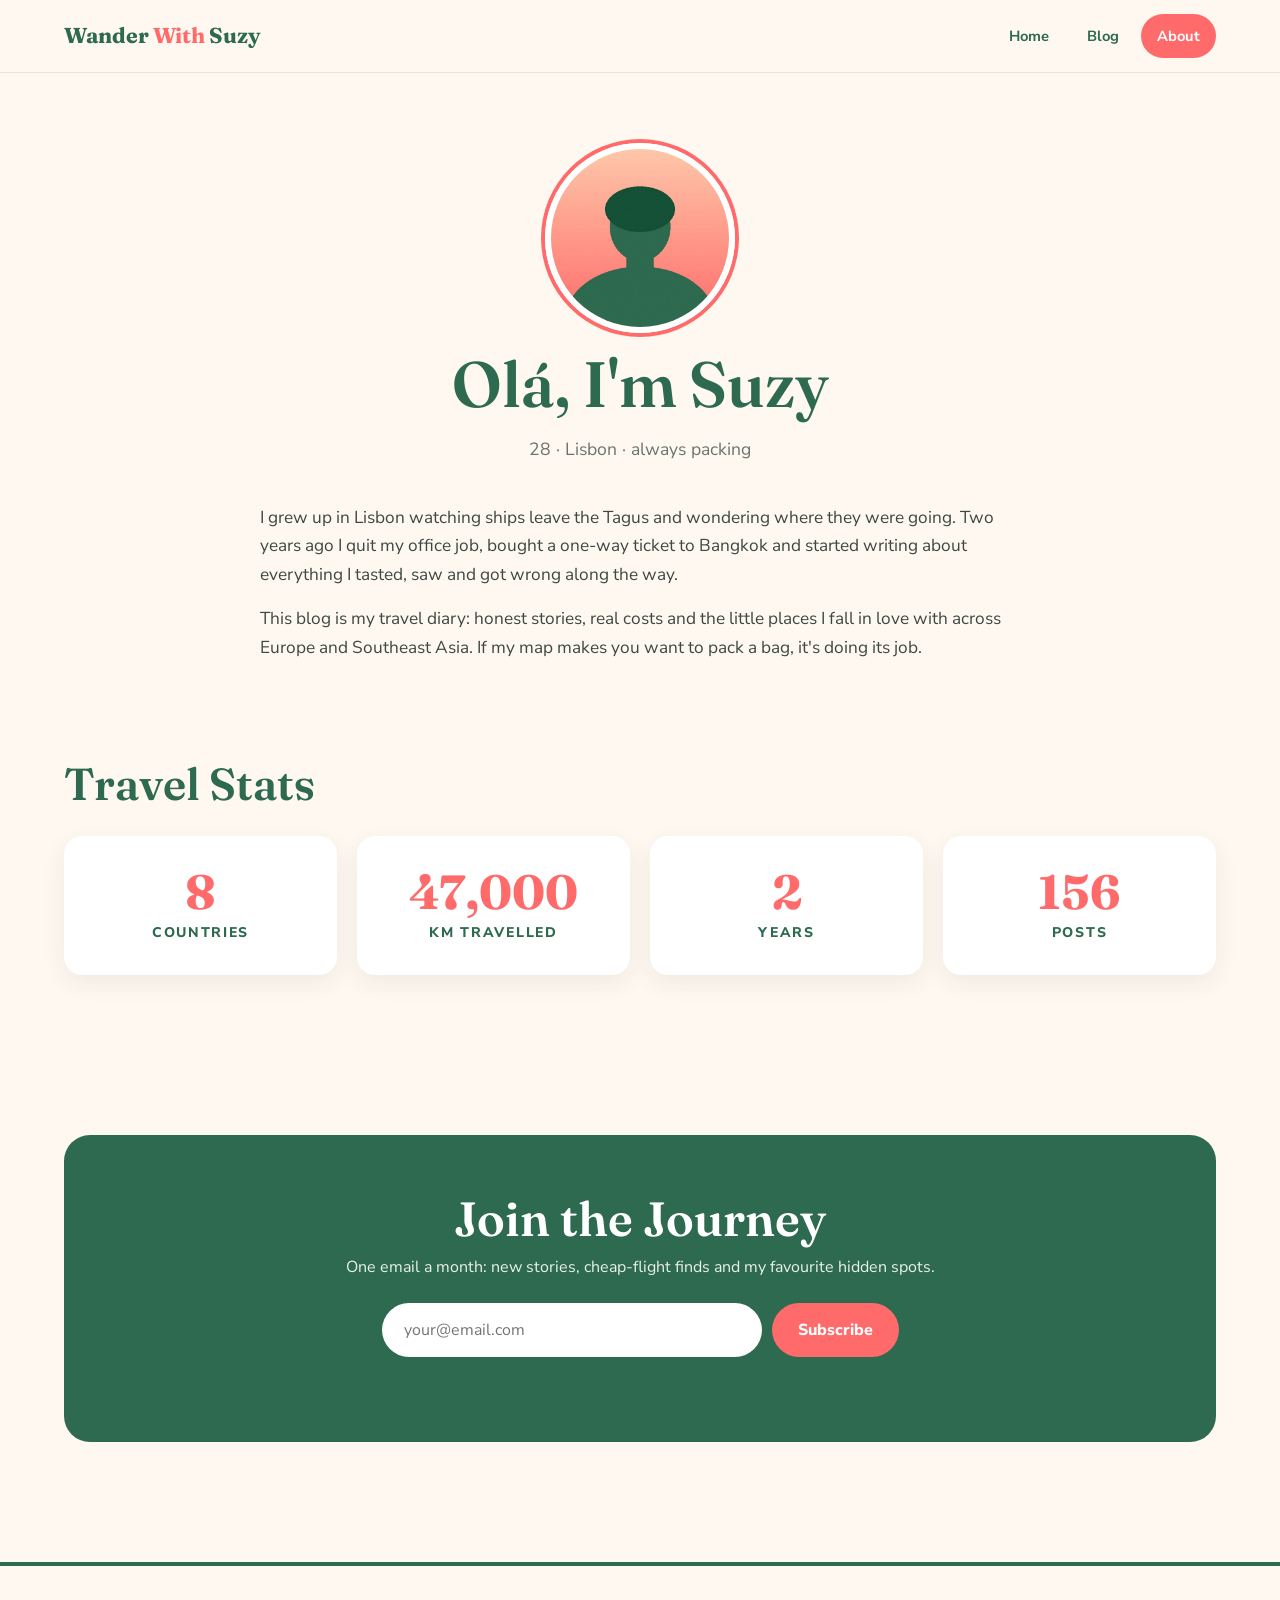
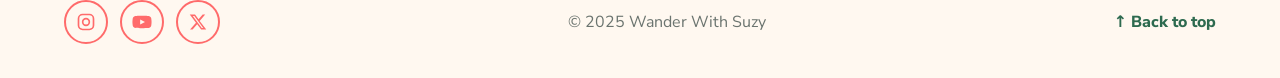
<file: about.html>
<!DOCTYPE html>
<html lang="en">
<head>
<meta charset="UTF-8"><meta name="viewport" content="width=device-width, initial-scale=1.0">
<title>About — Wander With Suzy</title>
<meta name="description" content="Wander With Suzy — stories from every corner of the world.">
<link rel="icon" href="data:image/svg+xml,%3Csvg xmlns='http://www.w3.org/2000/svg' viewBox='0 0 64 64'%3E%3Ccircle cx='32' cy='32' r='30' fill='%23FF6B6B'/%3E%3Ctext x='50%25' y='56%25' dominant-baseline='middle' text-anchor='middle' font-family='Georgia,serif' font-size='36' fill='%23fff'%3ES%3C/text%3E%3C/svg%3E">
<link rel="preconnect" href="https://fonts.googleapis.com"><link rel="preconnect" href="https://fonts.gstatic.com" crossorigin>
<link href="https://fonts.googleapis.com/css2?family=Fraunces:opsz,wght@9..144,600;9..144,700&family=Nunito+Sans:wght@400;700;800&display=swap" rel="stylesheet">
<link rel="stylesheet" href="./style.css">
</head>
<body>
<nav class="nav"><a class="brand" href="./index.html">Wander <span>With</span> Suzy</a>
<ul><li><a href="./index.html">Home</a></li><li><a href="./blog.html">Blog</a></li><li><a href="./about.html" class="active" aria-current="page">About</a></li></ul></nav>

<header class="page-hero about-top reveal">
  <div class="avatar"><img src="./images/suzy.jpg" alt="Suzy, travel blogger"></div>
  <h1>Olá, I'm Suzy</h1><p>28 · Lisbon · always packing</p>
</header>
<div class="bio reveal">
  <p>I grew up in Lisbon watching ships leave the Tagus and wondering where they were going. Two years ago I quit my office job, bought a one-way ticket to Bangkok and started writing about everything I tasted, saw and got wrong along the way.</p>
  <p>This blog is my travel diary: honest stories, real costs and the little places I fall in love with across Europe and Southeast Asia. If my map makes you want to pack a bag, it's doing its job.</p>
</div>
<section>
  <div class="sec-head reveal"><h2>Travel Stats</h2></div>
  <div class="stats">
    <div class="stat reveal"><b data-n="8">8</b><span>Countries</span></div>
    <div class="stat reveal"><b data-n="47000">47,000</b><span>km travelled</span></div>
    <div class="stat reveal"><b data-n="2">2</b><span>Years</span></div>
    <div class="stat reveal"><b data-n="156">156</b><span>Posts</span></div>
  </div>
</section>
<section>
  <div class="news reveal" id="news">
    <h2>Join the Journey</h2><p>One email a month: new stories, cheap-flight finds and my favourite hidden spots.</p>
    <form id="nf" novalidate><input type="email" id="em" placeholder="your@email.com" aria-label="Email address" autocomplete="email"><button class="btn" id="sub" type="submit">Subscribe</button></form>
    <div class="err" id="er"></div>
    <div class="ok" id="ok" role="status">🎉 You're in! Check your inbox for adventures.</div>
  </div>
</section>
<footer id="footer"><div class="soc">
<a href="https://instagram.com" aria-label="Instagram" target="_blank" rel="noopener"><svg width="20" height="20" viewBox="0 0 24 24" fill="none" stroke="currentColor" stroke-width="2"><rect x="3" y="3" width="18" height="18" rx="5"/><circle cx="12" cy="12" r="4"/></svg></a>
<a href="https://youtube.com" aria-label="YouTube" target="_blank" rel="noopener"><svg width="20" height="20" viewBox="0 0 24 24" fill="currentColor"><path d="M23 7.2a3 3 0 0 0-2.1-2.1C19 4.6 12 4.6 12 4.6s-7 0-8.9.5A3 3 0 0 0 1 7.2 31 31 0 0 0 .5 12 31 31 0 0 0 1 16.8a3 3 0 0 0 2.1 2.1c1.9.5 8.9.5 8.9.5s7 0 8.9-.5a3 3 0 0 0 2.1-2.1 31 31 0 0 0 .5-4.8 31 31 0 0 0-.5-4.8zM9.8 15.1V8.9l5.8 3.1z"/></svg></a>
<a href="https://x.com" aria-label="X / Twitter" target="_blank" rel="noopener"><svg width="18" height="18" viewBox="0 0 24 24" fill="currentColor"><path d="M18.2 2h3.4l-7.4 8.5L23 22h-6.8l-5.3-7-6.1 7H1.4l7.9-9L1 2h7l4.8 6.4zm-1.2 18h1.9L7.1 4H5.1z"/></svg></a>
</div><span>© 2025 Wander With Suzy</span><a class="top" href="#">↑ Back to top</a></footer>
<script src="./common.js"></script>
<script>
document.getElementById('nf').addEventListener('submit',e=>{e.preventDefault();const v=document.getElementById('em').value.trim();
 if(!/^[^\s@]+@[^\s@]+\.[^\s@]+$/.test(v)){document.getElementById('er').textContent='Please enter a valid email address.';return;}
 const btn=document.getElementById('sub'),box=document.getElementById('news'),r=btn.getBoundingClientRect(),br=box.getBoundingClientRect();
 for(let i=0;i<14;i++){const d=document.createElement('span');d.className='dot';d.style.background=i%2?'#FF6B6B':'#FFF8F0';d.style.left=(r.left-br.left+r.width/2)+'px';d.style.top=(r.top-br.top+r.height/2)+'px';const a=Math.random()*Math.PI*2,s=60+Math.random()*90;d.style.setProperty('--x',Math.cos(a)*s+'px');d.style.setProperty('--y',Math.sin(a)*s+'px');box.appendChild(d);setTimeout(()=>d.remove(),1000);}
 document.getElementById('nf').style.display='none';document.getElementById('er').textContent='';document.getElementById('ok').style.display='block';});
</script>
</body></html>
</file>
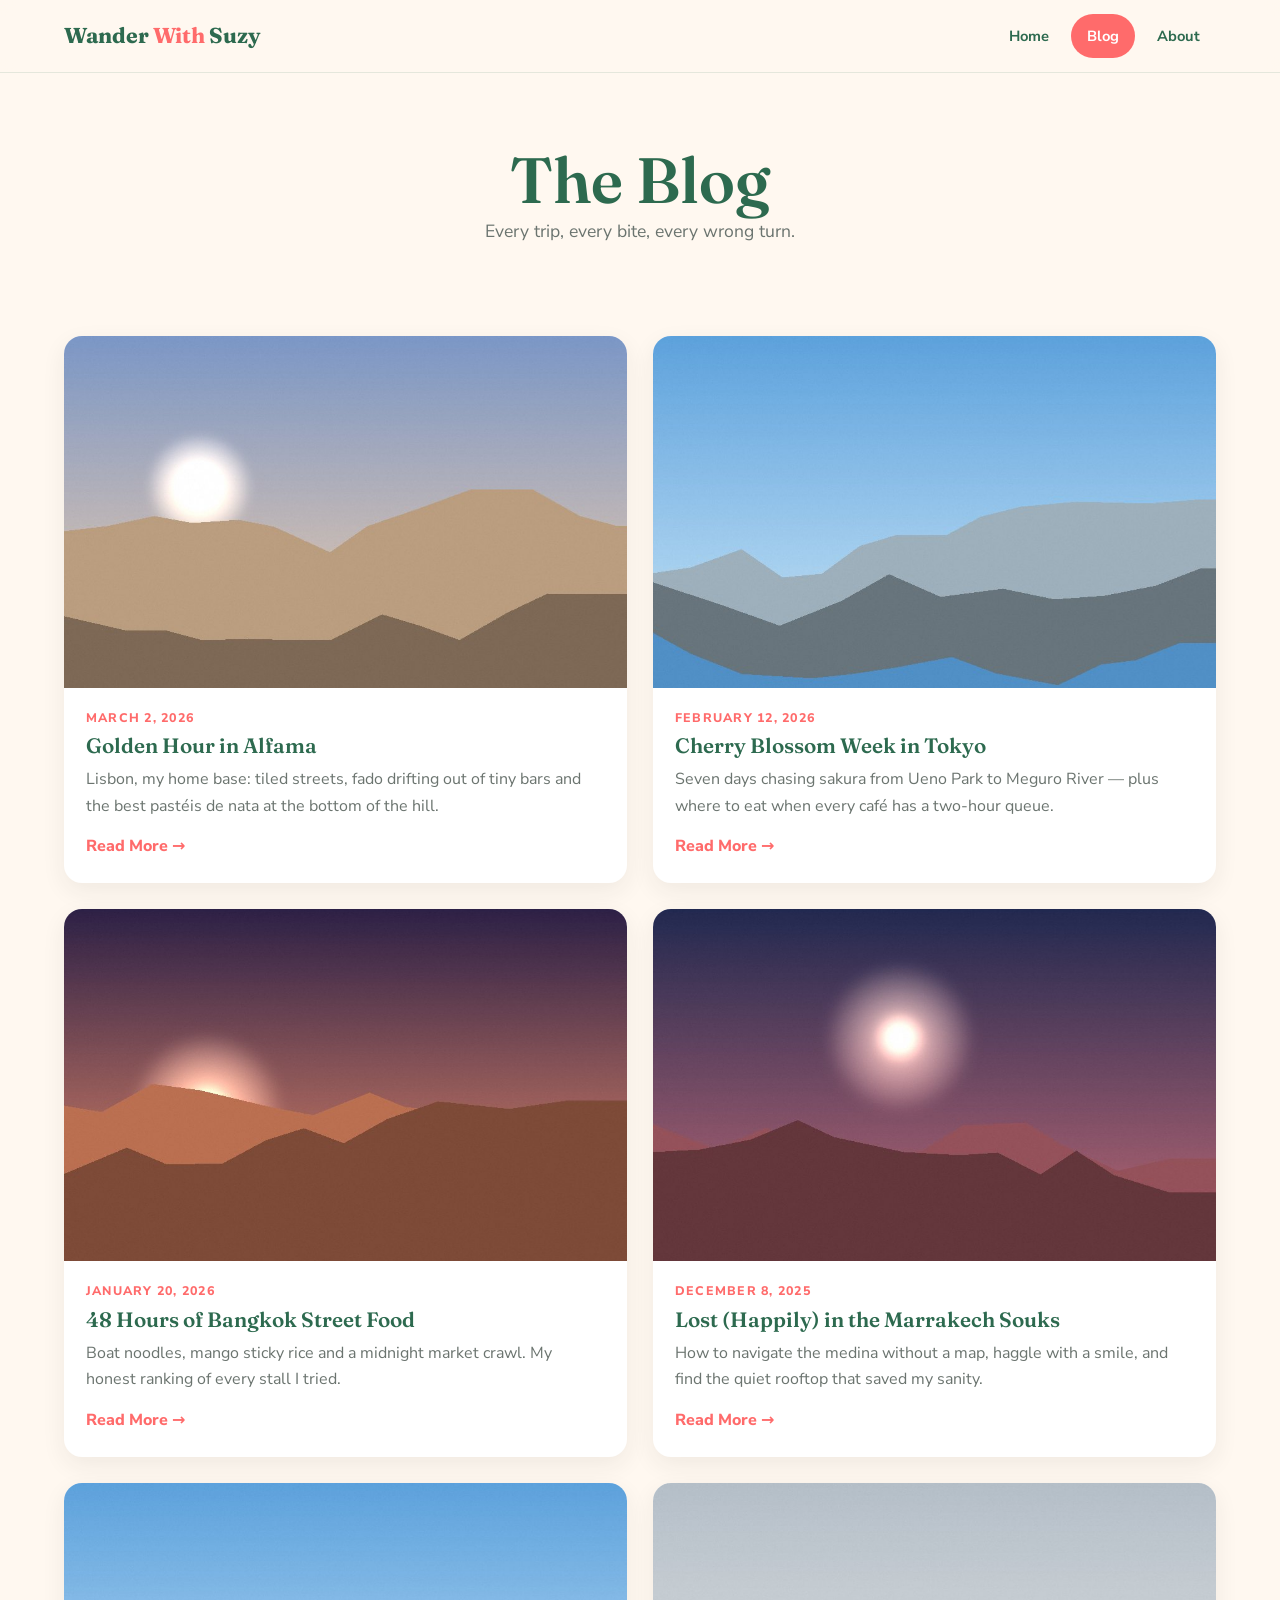
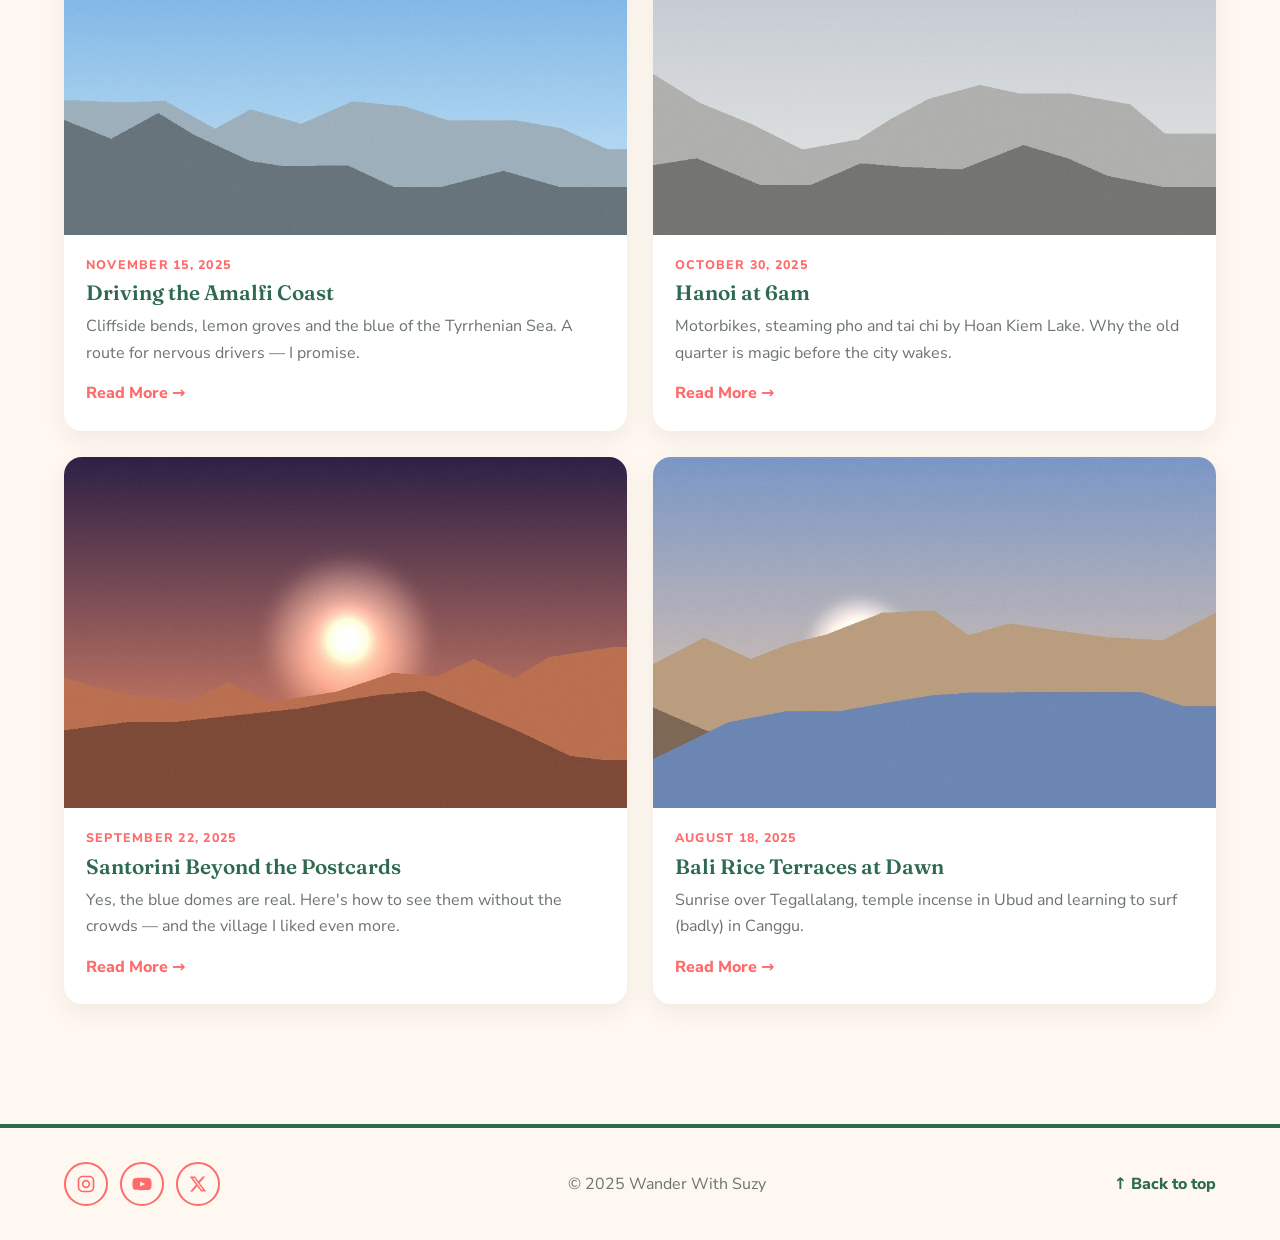
<file: blog.html>
<!DOCTYPE html>
<html lang="en">
<head>
<meta charset="UTF-8"><meta name="viewport" content="width=device-width, initial-scale=1.0">
<title>Blog — Wander With Suzy</title>
<meta name="description" content="Wander With Suzy — stories from every corner of the world.">
<link rel="icon" href="data:image/svg+xml,%3Csvg xmlns='http://www.w3.org/2000/svg' viewBox='0 0 64 64'%3E%3Ccircle cx='32' cy='32' r='30' fill='%23FF6B6B'/%3E%3Ctext x='50%25' y='56%25' dominant-baseline='middle' text-anchor='middle' font-family='Georgia,serif' font-size='36' fill='%23fff'%3ES%3C/text%3E%3C/svg%3E">
<link rel="preconnect" href="https://fonts.googleapis.com"><link rel="preconnect" href="https://fonts.gstatic.com" crossorigin>
<link href="https://fonts.googleapis.com/css2?family=Fraunces:opsz,wght@9..144,600;9..144,700&family=Nunito+Sans:wght@400;700;800&display=swap" rel="stylesheet">
<link rel="stylesheet" href="./style.css">
</head>
<body>
<nav class="nav"><a class="brand" href="./index.html">Wander <span>With</span> Suzy</a>
<ul><li><a href="./index.html">Home</a></li><li><a href="./blog.html" class="active" aria-current="page">Blog</a></li><li><a href="./about.html">About</a></li></ul></nav>

<header class="page-hero reveal"><h1>The Blog</h1><p>Every trip, every bite, every wrong turn.</p></header>
<section><div class="grid two" id="all"></div></section>
<footer id="footer"><div class="soc">
<a href="https://instagram.com" aria-label="Instagram" target="_blank" rel="noopener"><svg width="20" height="20" viewBox="0 0 24 24" fill="none" stroke="currentColor" stroke-width="2"><rect x="3" y="3" width="18" height="18" rx="5"/><circle cx="12" cy="12" r="4"/></svg></a>
<a href="https://youtube.com" aria-label="YouTube" target="_blank" rel="noopener"><svg width="20" height="20" viewBox="0 0 24 24" fill="currentColor"><path d="M23 7.2a3 3 0 0 0-2.1-2.1C19 4.6 12 4.6 12 4.6s-7 0-8.9.5A3 3 0 0 0 1 7.2 31 31 0 0 0 .5 12 31 31 0 0 0 1 16.8a3 3 0 0 0 2.1 2.1c1.9.5 8.9.5 8.9.5s7 0 8.9-.5a3 3 0 0 0 2.1-2.1 31 31 0 0 0 .5-4.8 31 31 0 0 0-.5-4.8zM9.8 15.1V8.9l5.8 3.1z"/></svg></a>
<a href="https://x.com" aria-label="X / Twitter" target="_blank" rel="noopener"><svg width="18" height="18" viewBox="0 0 24 24" fill="currentColor"><path d="M18.2 2h3.4l-7.4 8.5L23 22h-6.8l-5.3-7-6.1 7H1.4l7.9-9L1 2h7l4.8 6.4zm-1.2 18h1.9L7.1 4H5.1z"/></svg></a>
</div><span>© 2025 Wander With Suzy</span><a class="top" href="#">↑ Back to top</a></footer>
<script src="./common.js"></script>
<script>document.getElementById('all').innerHTML=POSTS.map(cardHTML).join('');</script>
</body></html>
</file>
<file: style.css>
:root{--cream:#FFF8F0;--coral:#FF6B6B;--green:#2D6A4F;--ink:#26302B;--muted:#6B746F;--card:#fff}
*{box-sizing:border-box;margin:0;padding:0}
html{scroll-behavior:smooth}
body{background:var(--cream);color:var(--ink);font-family:'Nunito Sans',system-ui,sans-serif;line-height:1.65}
img{max-width:100%;display:block}
a{color:inherit;text-decoration:none}
h1,h2,h3,.display{font-family:'Fraunces',Georgia,serif;font-weight:600;line-height:1.15}
.nav{position:sticky;top:0;z-index:1000;background:rgba(255,248,240,.94);backdrop-filter:blur(8px);border-bottom:1px solid rgba(45,106,79,.12);display:flex;align-items:center;justify-content:space-between;padding:14px 5vw}
.brand{font-family:'Fraunces',serif;font-size:1.35rem;color:var(--green);font-weight:700}
.brand span{color:var(--coral)}
.nav ul{display:flex;gap:6px;list-style:none}
.nav ul a{display:block;padding:10px 16px;border-radius:999px;font-weight:700;font-size:.92rem;color:var(--green);transition:background .25s,color .25s}
.nav ul a:hover{background:rgba(255,107,107,.12)}
.nav ul a.active{background:var(--coral);color:#fff}
.hero{position:relative;min-height:62vh;display:flex;align-items:center;padding:90px 5vw;overflow:hidden;color:#fff}
.hero::before{content:"";position:absolute;inset:0;background:url('./images/hero.jpg') center/cover}
.hero::after{content:"";position:absolute;inset:0;background:linear-gradient(90deg,rgba(38,48,43,.72),rgba(38,48,43,.15))}
.hero .in{position:relative;z-index:1;max-width:680px}
.hero .kicker{display:inline-block;background:var(--coral);padding:6px 14px;border-radius:999px;font-size:.78rem;font-weight:800;letter-spacing:.12em;text-transform:uppercase}
.hero h1{font-size:clamp(2.8rem,7vw,5.2rem);margin:18px 0 10px}
.hero p{font-size:1.25rem;opacity:.95}
.hero .btn{margin-top:26px}
.btn{display:inline-flex;align-items:center;gap:8px;background:var(--coral);color:#fff;font-weight:800;padding:14px 26px;border-radius:999px;border:0;cursor:pointer;font:inherit;font-weight:800;min-height:48px;transition:transform .2s,box-shadow .2s}
.btn:hover{transform:translateY(-2px);box-shadow:0 10px 24px rgba(255,107,107,.35)}
section{padding:80px 5vw}
.sec-head{display:flex;justify-content:space-between;align-items:end;gap:20px;flex-wrap:wrap;margin-bottom:26px}
.sec-head h2{font-size:clamp(1.9rem,4vw,2.8rem);color:var(--green)}
.sec-head p{color:var(--muted)}
.filters{display:flex;gap:10px;flex-wrap:wrap}
.filters button{border:2px solid var(--green);background:transparent;color:var(--green);padding:10px 20px;border-radius:999px;font:inherit;font-weight:800;cursor:pointer;min-height:44px;transition:all .25s}
.filters button:hover{background:rgba(45,106,79,.08)}
.filters button.on{background:var(--green);color:#fff}
#map{height:560px;border-radius:22px;box-shadow:0 20px 50px rgba(45,106,79,.18);border:4px solid #fff;z-index:1}
.leaflet-popup-content-wrapper{border-radius:16px;padding:0;overflow:hidden;box-shadow:0 14px 34px rgba(0,0,0,.22)}
.leaflet-popup-content{margin:0;width:250px!important}
.pop img{width:100%;height:150px;object-fit:cover}
.pop .b{padding:14px 16px 16px}
.pop .cat{font-size:.68rem;font-weight:800;letter-spacing:.14em;text-transform:uppercase;color:var(--coral)}
.pop h3{font-size:1.15rem;margin:4px 0 6px;color:var(--green)}
.pop p{margin:0!important;font-size:.88rem;color:var(--muted)}
.pop a{display:inline-block;margin-top:10px;color:var(--coral);font-weight:800}
.leaflet-container a.leaflet-popup-close-button{top:8px;right:8px;width:26px;height:26px;border-radius:50%;background:var(--coral);color:#fff;font:700 18px/24px sans-serif;text-align:center}
.pin{width:22px;height:22px;border-radius:50%;background:var(--coral);border:3px solid #fff;box-shadow:0 0 0 4px rgba(255,107,107,.35);animation:drop .6s cubic-bezier(.3,1.6,.5,1) both}
.pin.home{background:var(--green);box-shadow:0 0 0 4px rgba(45,106,79,.35)}
@keyframes drop{from{transform:translateY(-40px) scale(.4);opacity:0}to{transform:none;opacity:1}}
.marker-cluster div{background:var(--coral)!important;color:#fff;font-weight:800}
.marker-cluster{background:rgba(255,107,107,.35)!important}
.legend{display:flex;gap:18px;margin-top:14px;font-size:.88rem;color:var(--muted)}
.legend i{display:inline-block;width:12px;height:12px;border-radius:50%;margin-right:6px;vertical-align:-1px;background:var(--coral)}
.legend i.h{background:var(--green)}
.grid{display:grid;grid-template-columns:repeat(3,1fr);gap:26px}
.grid.two{grid-template-columns:repeat(2,1fr)}
.card{background:var(--card);border-radius:18px;overflow:hidden;box-shadow:0 8px 24px rgba(38,48,43,.07);transition:transform .3s,box-shadow .3s;display:flex;flex-direction:column}
.card:hover{transform:scale(1.02);box-shadow:0 18px 40px rgba(38,48,43,.14)}
.card .ph{overflow:hidden;aspect-ratio:16/10}
.card .ph img{width:100%;height:100%;object-fit:cover;transition:transform .5s}
.card:hover .ph img{transform:scale(1.05)}
.card .b{padding:20px 22px 24px;display:flex;flex-direction:column;flex:1}
.card .date{font-size:.78rem;font-weight:800;letter-spacing:.1em;text-transform:uppercase;color:var(--coral)}
.card h3{font-size:1.3rem;margin:6px 0 8px;color:var(--green)}
.card p{color:var(--muted);display:-webkit-box;-webkit-line-clamp:2;-webkit-box-orient:vertical;overflow:hidden}
.card .more{margin-top:auto;padding-top:14px;color:var(--coral);font-weight:800}
.page-hero{text-align:center;padding:70px 5vw 10px}
.page-hero h1{font-size:clamp(2.4rem,6vw,4rem);color:var(--green)}
.page-hero p{color:var(--muted);font-size:1.1rem}
.about-top{display:flex;flex-direction:column;align-items:center;text-align:center;gap:14px}
.avatar{width:190px;height:190px;border-radius:50%;overflow:hidden;border:6px solid #fff;box-shadow:0 0 0 4px var(--coral)}
.avatar img{width:100%;height:100%;object-fit:cover}
.bio{max-width:760px;margin:30px auto 0;font-size:1.08rem;color:#3d4842}
.bio p{margin-bottom:1rem}
.stats{display:grid;grid-template-columns:repeat(4,1fr);gap:20px}
.stat{background:#fff;border-radius:18px;padding:30px 16px;text-align:center;box-shadow:0 8px 24px rgba(38,48,43,.07)}
.stat b{display:block;font-family:'Fraunces',serif;font-size:48px;color:var(--coral);line-height:1.1}
.stat span{font-size:14px;letter-spacing:.12em;text-transform:uppercase;color:var(--green);font-weight:800}
.news{background:var(--green);color:#fff;border-radius:26px;padding:56px 5vw;text-align:center;position:relative;overflow:hidden}
.news h2{font-size:clamp(2rem,4.4vw,3rem)}
.news p{opacity:.9;margin:8px 0 22px}
.news form{display:flex;gap:10px;justify-content:center;flex-wrap:wrap}
.news input{min-width:280px;flex:0 1 380px;border:0;border-radius:999px;padding:14px 22px;font:inherit;min-height:48px}
.news .ok{display:none;font-size:1.3rem;font-weight:800;animation:pop .6s cubic-bezier(.3,1.6,.5,1)}
.news .err{color:#FFD3D3;font-weight:700;margin-top:10px;min-height:1.2em}
@keyframes pop{0%{transform:scale(.6);opacity:0}100%{transform:none;opacity:1}}
.dot{position:absolute;width:10px;height:10px;border-radius:50%;pointer-events:none;animation:burst .9s ease-out forwards}
@keyframes burst{to{transform:translate(var(--x),var(--y)) scale(.3);opacity:0}}
footer{margin-top:40px;border-top:4px solid var(--green);background:var(--cream);padding:34px 5vw;display:flex;justify-content:space-between;align-items:center;flex-wrap:wrap;gap:16px;color:var(--muted)}
footer .soc{display:flex;gap:12px}
footer .soc a{width:44px;height:44px;border-radius:50%;display:grid;place-items:center;color:var(--coral);border:2px solid var(--coral);transition:all .25s}
footer .soc a:hover{background:var(--coral);color:#fff}
footer .top{color:var(--green);font-weight:800}
.reveal{opacity:0;transform:translateY(20px);transition:opacity .7s ease,transform .7s ease}
.reveal.in{opacity:1;transform:none}
@media(max-width:900px){.grid{grid-template-columns:1fr 1fr}.stats{grid-template-columns:1fr 1fr}}
@media(max-width:640px){.brand{font-size:1.05rem;white-space:nowrap}.nav{padding:12px 4vw}.nav ul a{font-size:.85rem}.grid,.grid.two{grid-template-columns:1fr}#map{height:430px}.nav ul a{padding:10px 12px}.hero{min-height:52vh}}
</file>
